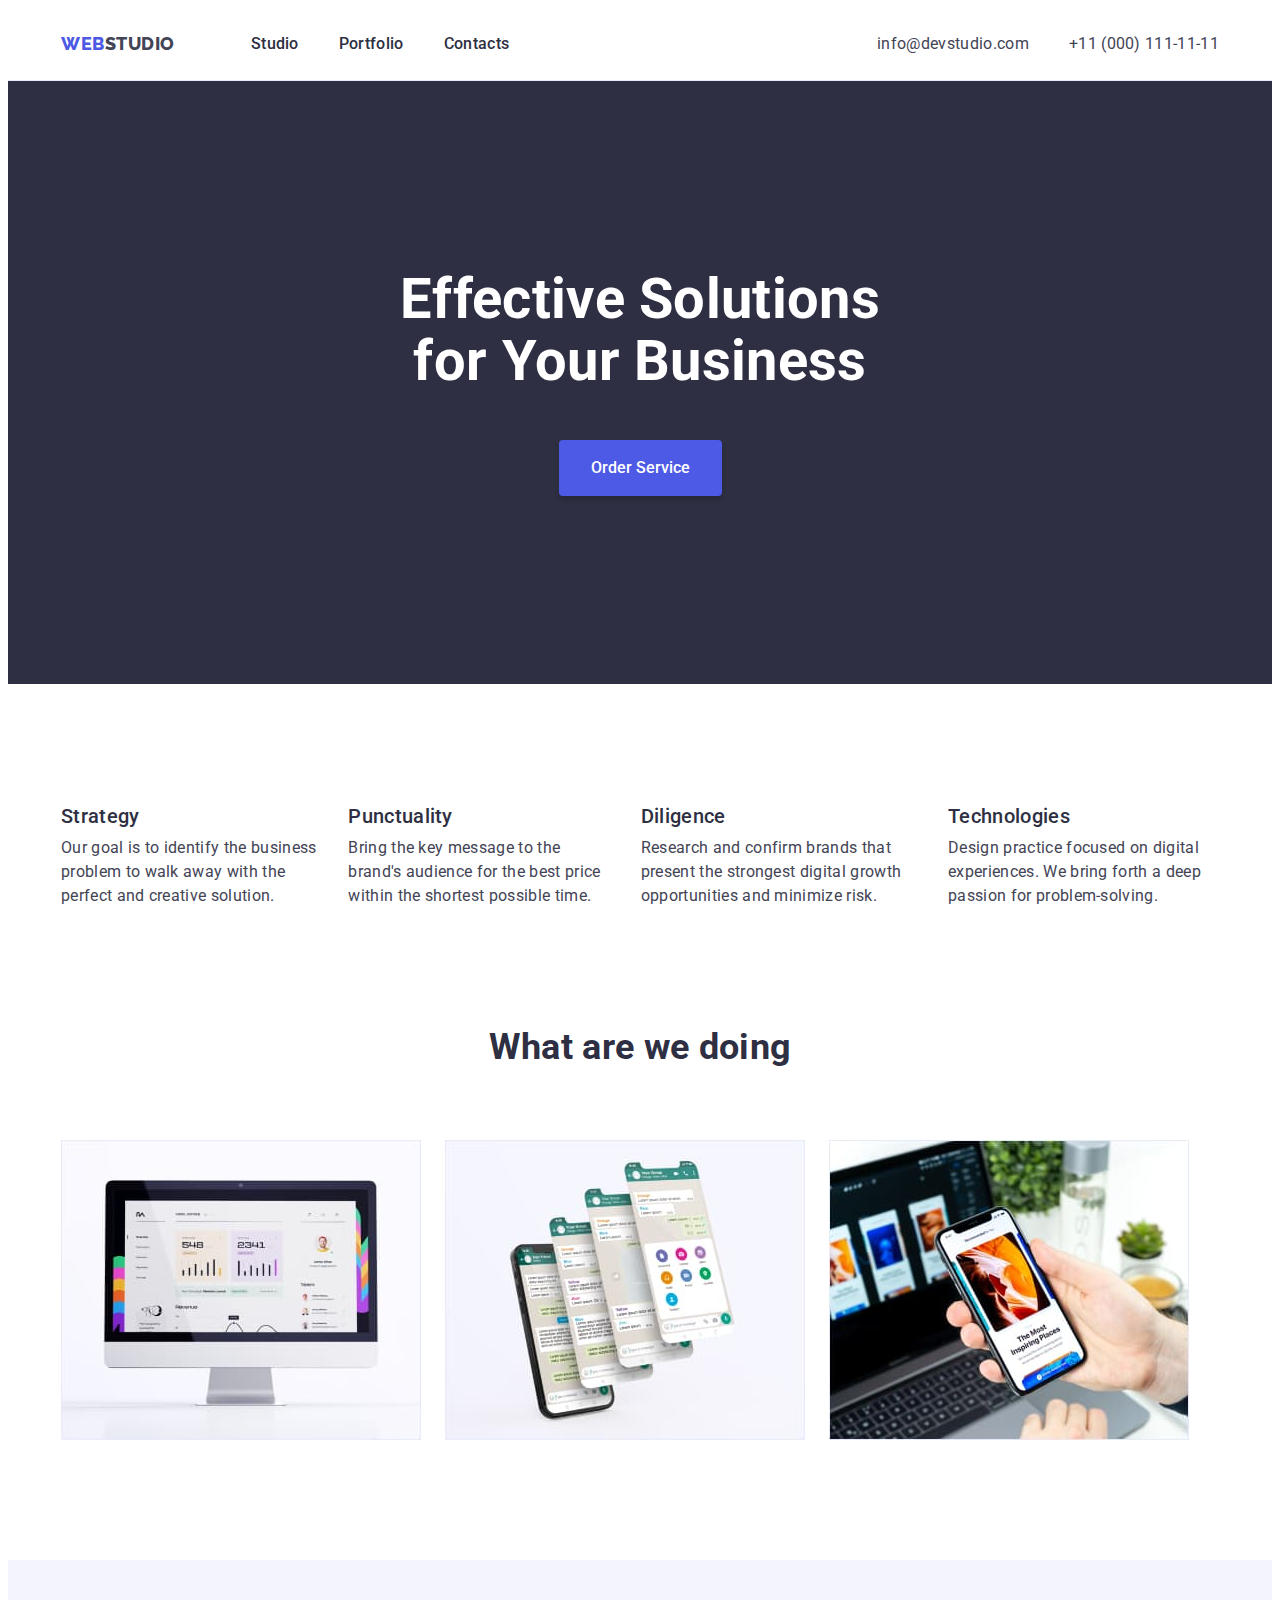
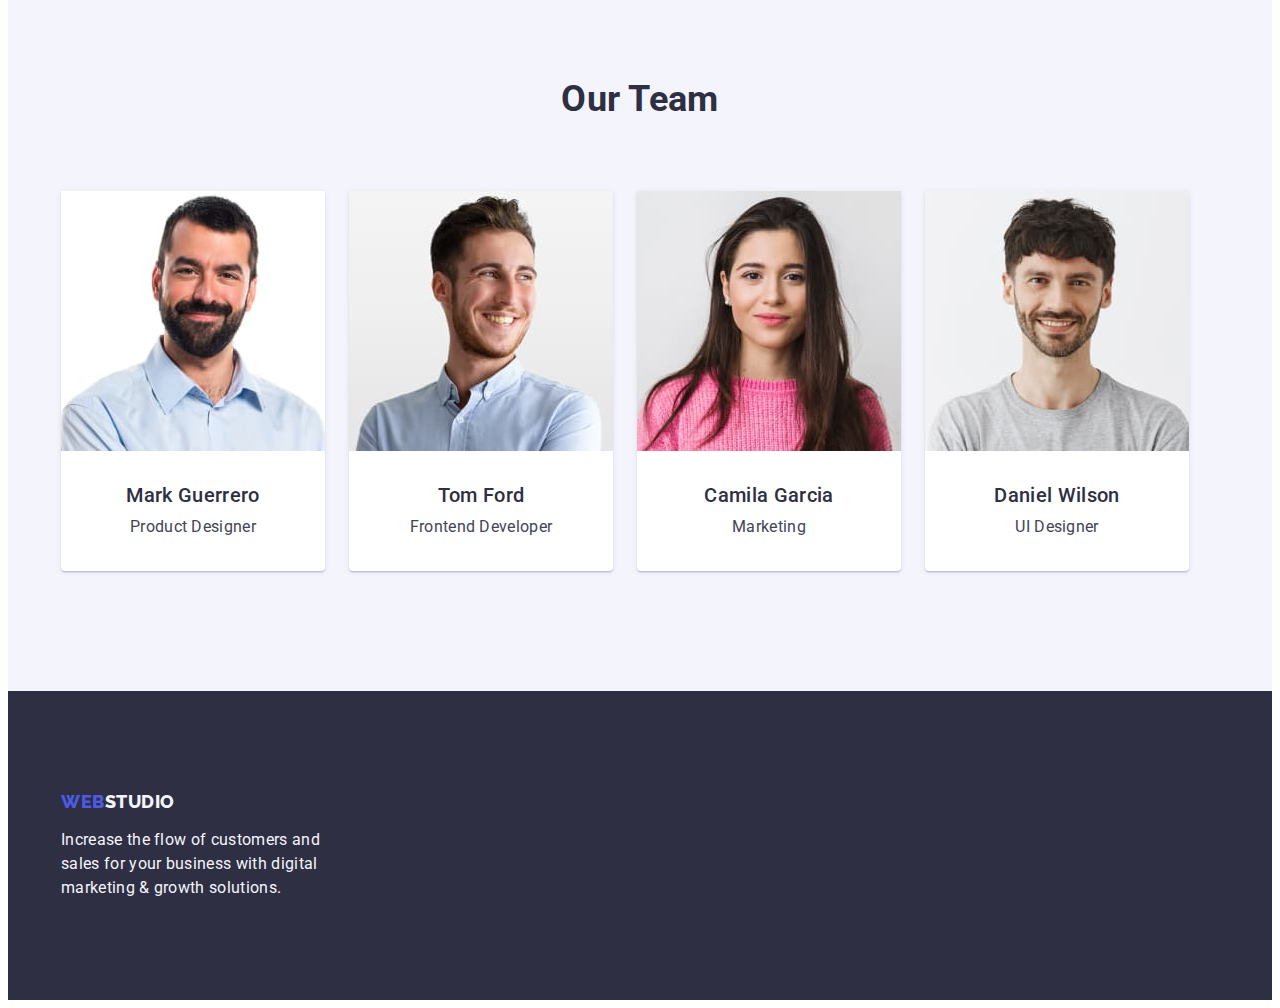
<file: index.html>
<!DOCTYPE html>
<html lang="en">
  <head>
    <meta charset="UTF-8" />
    <meta http-equiv="X-UA-Compatible" content="IE=edge" />
    <meta name="viewport" content="width=device-width, initial-scale=1.0" />
    <link
      href="https://fonts.googleapis.com/css2?family=Raleway:wght@800&family=Roboto:wght@400;500;700&display=swap"
      rel="stylesheet"
    />
    <link
      rel="stylesheet"
      href="https://cdnjs.cloudflare.com/ajax/libs/modern-normalize/1.1.0/modern-normalize.min.css"
      integrity="sha512-wpPYUAdjBVSE4KJnH1VR1HeZfpl1ub8YT/NKx4PuQ5NmX2tKuGu6U/JRp5y+Y8XG2tV+wKQpNHVUX03MfMFn9Q=="
      crossorigin="anonymous"
      referrerpolicy="no-referrer"
    />
    <link rel="stylesheet" href="./css/styles.css" />
    <title>Studio</title>
  </head>
  <body>
    <!--Top Section-->
    <header class="header-section">
      <div class="container">
        <div class="header-container">
          <div class="navigation-container">
            <nav class="navigation-tabs">
              <a href="./index.html" class="web-studio-title top-logo"
                ><span class="span-activeButton-color">WEB</span>STUDIO</a
              >
              <ul class="nav-tabs">
                <li><a href="./index.html" class="tab">Studio</a></li>
                <li><a href="./portfolio.html" class="tab">Portfolio</a></li>
                <li><a href="#" class="tab">Contacts</a></li>
              </ul>
            </nav>
          </div>
          <address class="address">
            <ul class="address-list">
              <li class="mail">
                <a href="mailto:info@devstudio.com" class="mail"
                  >info@devstudio.com</a
                >
              </li>
              <li class="phone">
                <a href="tel:+110001111111" class="phone"
                  >+11 (000) 111-11-11</a
                >
              </li>
            </ul>
          </address>
        </div>
      </div>
    </header>
    <!--Main Section-->
    <main class="main-container">
      <!--1st Section-->
      <section class="first-section">
        <div class="first-container">
          <h1 class="h1-title">Effective Solutions for Your Business</h1>
          <button type="button" class="button active-button">
            Order Service
          </button>
        </div>
      </section>
      <!--2nd Section-->
      <section class="second-section">
        <div class="container">
          <h2 class="visually-hidden">Features</h2>
          <ul class="feature-list">
            <li class="feature-item">
              <h3 class="h3-title">Strategy</h3>
              <p>
                Our goal is to identify the business problem to walk away with
                the perfect and creative solution.
              </p>
            </li>
            <li class="feature-item">
              <h3 class="h3-title">Punctuality</h3>
              <p>
                Bring the key message to the brand's audience for the best price
                within the shortest possible time.
              </p>
            </li>
            <li class="feature-item">
              <h3 class="h3-title">Diligence</h3>
              <p>
                Research and confirm brands that present the strongest digital
                growth opportunities and minimize risk.
              </p>
            </li>
            <li class="feature-item">
              <h3 class="h3-title">Technologies</h3>
              <p>
                Design practice focused on digital experiences. We bring forth a
                deep passion for problem-solving.
              </p>
            </li>
          </ul>
        </div>
      </section>
      <!-- 3d Section -->
      <section class="third-section">
        <div class="container">
          <h2 class="h2-title">What are we doing</h2>
          <ul class="work-list">
            <li class="work-item">
              <img
                src="./images/what-are-we-doing/1st-pic.jpg"
                alt="1st pic"
                width="360"
              />
            </li>
            <li class="work-item">
              <img
                src="./images/what-are-we-doing/2nd-pic.jpg"
                alt="2nd pic"
                width="360"
              />
            </li>
            <li class="work-item">
              <img
                src="./images/what-are-we-doing/3d-pic.jpg"
                alt="3d pic"
                width="360"
              />
            </li>
          </ul>
        </div>
      </section>
      <!-- 4th Section -->
      <section class="fourth-section">
        <div class="container">
          <h2 class="h2-title">Our Team</h2>
          <ul class="team-list">
            <li class="team-item">
              <img
                class="team-img"
                src="./images/our-team/1-mark-photo.jpg"
                alt="Mark Guerrero"
                width="264"
              />
              <div class="team-desc">
                <h3 class="h3-title">Mark Guerrero</h3>
                <p class="text-section">Product Designer</p>
              </div>
            </li>
            <li class="team-item">
              <img
                class="team-img"
                src="./images/our-team/2-tom-photo.jpg"
                alt="Tom Ford"
                width="264"
              />
              <div class="team-desc">
                <h3 class="h3-title">Tom Ford</h3>
                <p class="text-section">Frontend Developer</p>
              </div>
            </li>
            <li class="team-item">
              <img
                class="team-img"
                src="./images/our-team/3-camila-photo.jpg"
                alt="Camila Garcia"
                width="264"
              />
              <div class="team-desc">
                <h3 class="h3-title">Camila Garcia</h3>
                <p class="text-section">Marketing</p>
              </div>
            </li>
            <li class="team-item">
              <img
                class="team-img"
                src="./images/our-team/4-daniel-photo.jpg"
                alt="Daniel Wilson"
                width="264"
              />
              <div class="team-desc">
                <h3 class="h3-title">Daniel Wilson</h3>
                <p class="text-section">UI Designer</p>
              </div>
            </li>
          </ul>
        </div>
      </section>
    </main>
    <!--Bottom Section-->
    <footer class="footer">
      <div class="container">
        <div class="footer-content">
          <a href="./index.html" class="web-studio-title bottom-logo"
            ><span class="span-activeButton-color">WEB</span
            ><span class="studio-footer">STUDIO</span></a
          >
          <p class="footer-text">
            Increase the flow of customers and sales for your business with
            digital marketing & growth solutions.
          </p>
        </div>
      </div>
    </footer>
  </body>
</html>
</file>
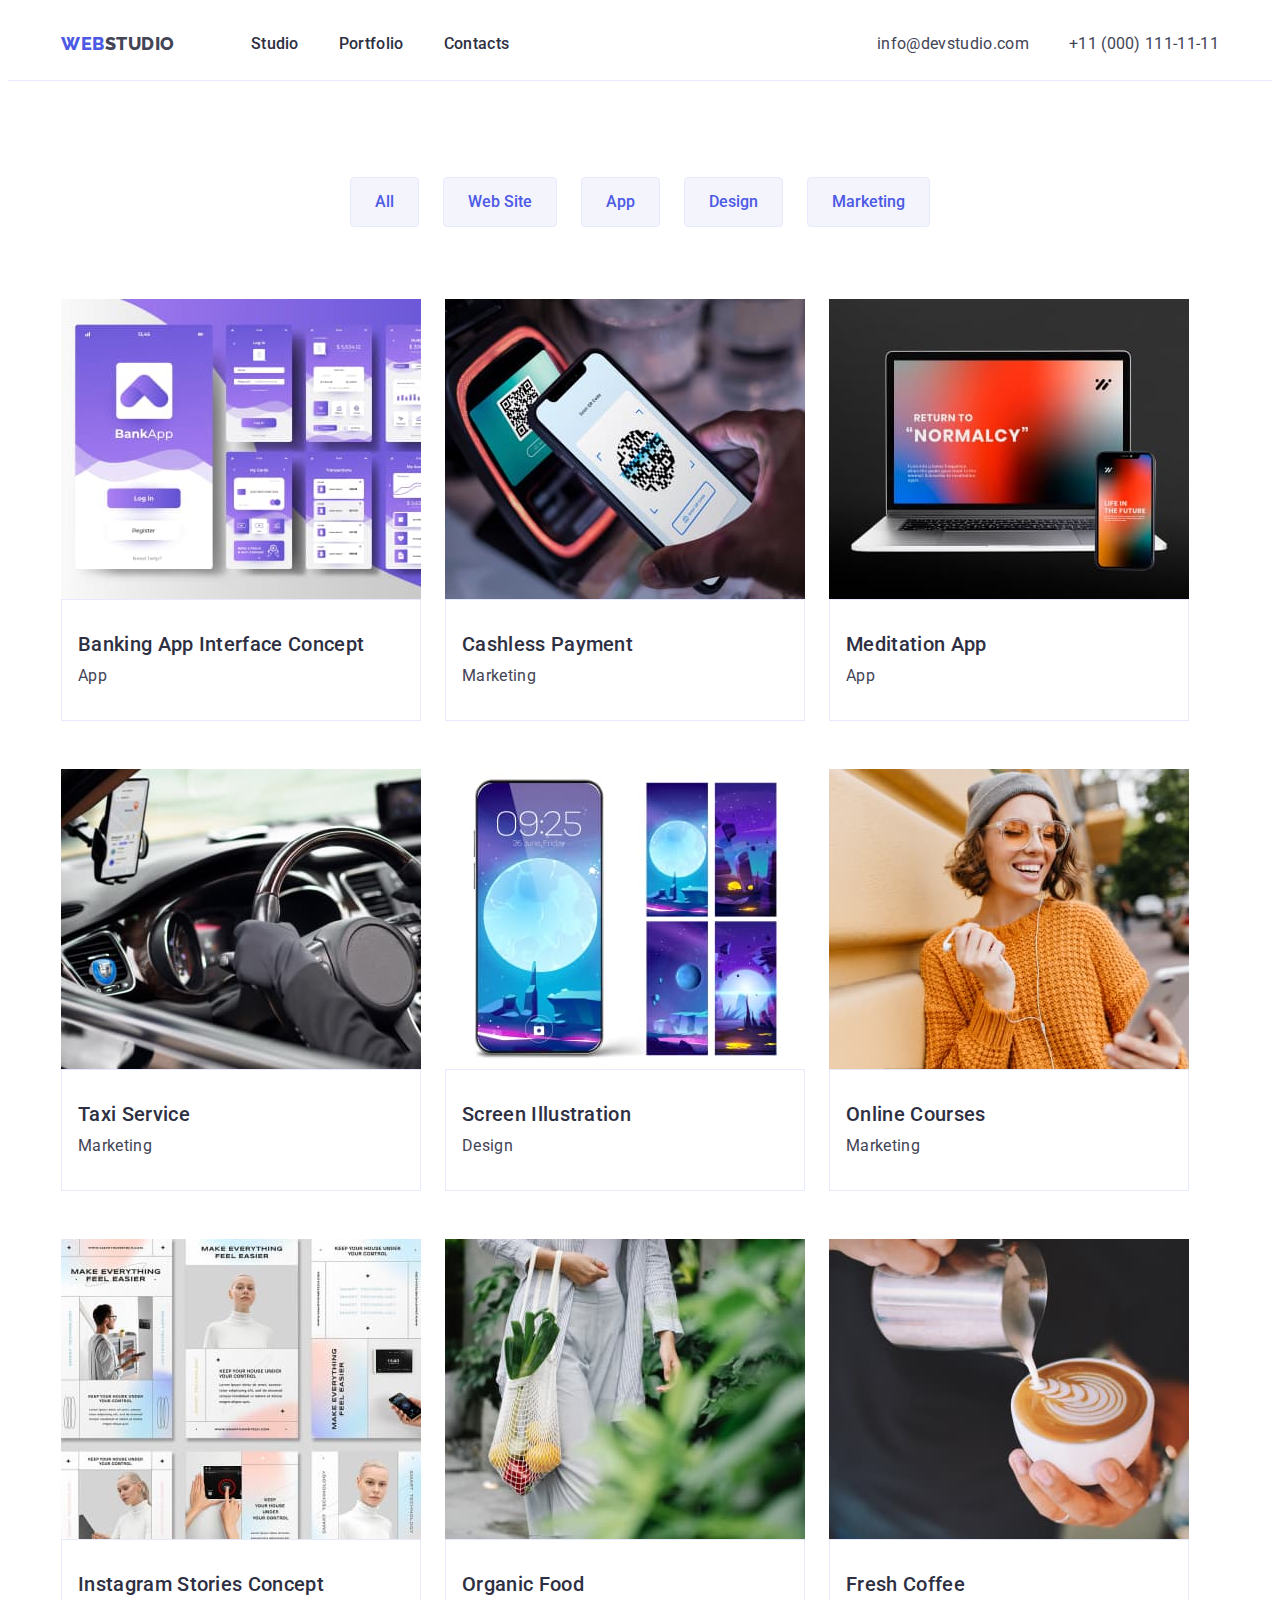
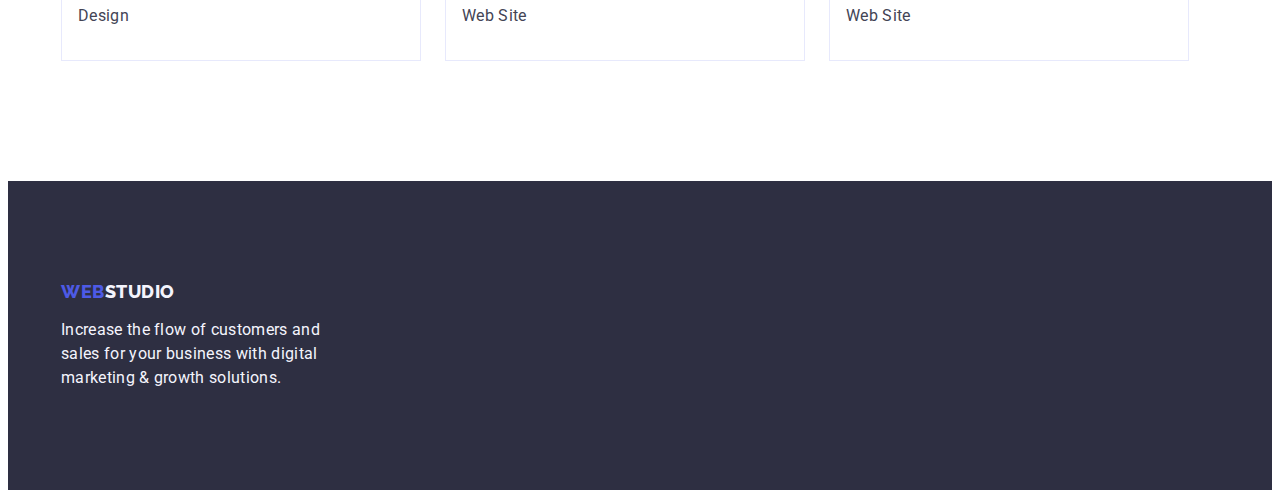
<file: portfolio.html>
<!DOCTYPE html>
<html lang="en">
  <head>
    <meta charset="UTF-8" />
    <meta http-equiv="X-UA-Compatible" content="IE=edge" />
    <meta name="viewport" content="width=device-width, initial-scale=1.0" />
    <link
      href="https://fonts.googleapis.com/css2?family=Raleway:wght@800&family=Roboto:wght@400;500;700&display=swap"
      rel="stylesheet"
    />
    <link
      rel="stylesheet"
      href="https://cdnjs.cloudflare.com/ajax/libs/modern-normalize/1.1.0/modern-normalize.min.css"
      integrity="sha512-wpPYUAdjBVSE4KJnH1VR1HeZfpl1ub8YT/NKx4PuQ5NmX2tKuGu6U/JRp5y+Y8XG2tV+wKQpNHVUX03MfMFn9Q=="
      crossorigin="anonymous"
      referrerpolicy="no-referrer"
    />
    <link rel="stylesheet" href="./css/styles.css" />
    <title>Portfolio</title>
  </head>
  <body>
    <!--Top Section-->
    <header class="header-section">
      <div class="container">
        <div class="header-container">
          <div class="navigation-container">
            <nav class="navigation-tabs">
              <a href="./index.html" class="web-studio-title top-logo"
                ><span class="span-activeButton-color">WEB</span>STUDIO</a
              >
              <ul class="nav-tabs">
                <li><a href="./index.html" class="tab">Studio</a></li>
                <li><a href="./portfolio.html" class="tab">Portfolio</a></li>
                <li><a href="#" class="tab">Contacts</a></li>
              </ul>
            </nav>
          </div>
          <address class="address">
            <ul class="address-list">
              <li class="mail">
                <a href="mailto:info@devstudio.com" class="mail"
                  >info@devstudio.com</a
                >
              </li>
              <li class="phone">
                <a href="tel:+110001111111" class="phone"
                  >+11 (000) 111-11-11</a
                >
              </li>
            </ul>
          </address>
        </div>
      </div>
    </header>
    <!--Main Section-->
    <main>
      <h1 class="visually-hidden">Portfolio Tab</h1>
      <!--Bottons Section-->
      <section class="portfolio-section">
        <div class="container">
          <ul class="buttons-list">
            <li>
              <button type="button" class="button non-active-button">
                All
              </button>
            </li>
            <li>
              <button type="button" class="button non-active-button">
                Web Site
              </button>
            </li>
            <li>
              <button type="button" class="button non-active-button">
                App
              </button>
            </li>
            <li>
              <button type="button" class="button non-active-button">
                Design
              </button>
            </li>
            <li>
              <button type="button" class="button non-active-button">
                Marketing
              </button>
            </li>
          </ul>
          <!--Pictures Section-->
          <h2 class="visually-hidden">Cards</h2>
          <ul class="pictures-list">
            <li class="portfolio-item">
              <img
                src="./images/portfolio/1-banking-app-interface-concept.jpg"
                alt="Banking App Interface Concept"
                width="360"
              />
              <div class="portfolio-desc">
                <h3 class="h3-title">Banking App Interface Concept</h3>
                <p>App</p>
              </div>
            </li>
            <li class="portfolio-item">
              <img
                src="./images/portfolio/2-cashless-payment.jpg"
                alt="Cashless Payment"
                width="360"
              />
              <div class="portfolio-desc">
                <h3 class="h3-title">Cashless Payment</h3>
                <p>Marketing</p>
              </div>
            </li>
            <li class="portfolio-item">
              <img
                src="./images/portfolio/3-meditation-app.jpg"
                alt="Meditaion App"
                width="360"
              />
              <div class="portfolio-desc">
                <h3 class="h3-title">Meditation App</h3>
                <p>App</p>
              </div>
            </li>
            <li class="portfolio-item">
              <img
                src="./images/portfolio/4-taxi-service.jpg"
                alt="Taxi Service"
                width="360"
              />
              <div class="portfolio-desc">
                <h3 class="h3-title">Taxi Service</h3>
                <p>Marketing</p>
              </div>
            </li>
            <li class="portfolio-item">
              <img
                src="./images/portfolio/5-screen-illustrations.jpg"
                alt="Screen Illustration"
                width="360"
              />
              <div class="portfolio-desc">
                <h3 class="h3-title">Screen Illustration</h3>
                <p>Design</p>
              </div>
            </li>
            <li class="portfolio-item">
              <img
                src="./images/portfolio/6-online-courses.jpg"
                alt="Online Courses"
                width="360"
              />
              <div class="portfolio-desc">
                <h3 class="h3-title">Online Courses</h3>
                <p>Marketing</p>
              </div>
            </li>
            <li class="portfolio-item">
              <img
                src="./images/portfolio/7-instagram-stories-concept.jpg"
                alt="Instagram Stories Concept"
                width="360"
              />
              <div class="portfolio-desc">
                <h3 class="h3-title">Instagram Stories Concept</h3>
                <p>Design</p>
              </div>
            </li>
            <li class="portfolio-item">
              <img
                src="./images/portfolio/8-organic-food.jpg"
                alt="Organic Food"
                width="360"
              />
              <div class="portfolio-desc">
                <h3 class="h3-title">Organic Food</h3>
                <p>Web Site</p>
              </div>
            </li>
            <li class="portfolio-item">
              <img
                src="./images/portfolio/9-fresh-coffee.jpg"
                alt="Fresh Coffee"
                width="360"
              />
              <div class="portfolio-desc">
                <h3 class="h3-title">Fresh Coffee</h3>
                <p>Web Site</p>
              </div>
            </li>
          </ul>
        </div>
      </section>
    </main>
    <!--Bottom Section-->
    <footer class="footer">
      <div class="container">
        <div class="footer-content">
          <a href="./index.html" class="web-studio-title bottom-logo"
            ><span class="span-activeButton-color">WEB</span
            ><span class="studio-footer">STUDIO</span></a
          >
          <p class="footer-text">
            Increase the flow of customers and sales for your business with
            digital marketing & growth solutions.
          </p>
        </div>
      </div>
    </footer>
  </body>
</html>
</file>
<file: css/styles.css>
/* Main text color, Background of 1st Section: #2E2F42 */
/* Additionally text color, Adress color: #434455 */
/* Third text color, Background header: #FFFFFF */
/* Fourth text color, Background of 3d Section: #F4F4FD */
/* Background of Third text color, Web-word color: #4D5AE5 */
/* Background Active Button: #404BBF */

:root {
    /* Main Title: Color */
    --h1-textButton-background: #FFFFFF;
    /* Additionaly Title: Color */
    --h2-h3-background: #2E2F42;
    /* Main Navigation, Adress: Color */
    --nav-adress-p: #434455;
    /* Span, Main Title Button Background: Color */
    --span-activeButton: #4D5AE5;
    /* Footer Studio Word, Third Section Background: Color */
    --background-studioWord-text: #F4F4FD;
    /* Non-Active Buttons Background */
    --nonActiveButtonsBackground: #E7E9FC;
    /* Active Button Portfolio Background */
    --activeButtonPortfolio: #404BBF;
}
/* ///////////////// */
/* All Page: Settings */
/* ///////////////// */
body {
    font-family: Roboto, sans-serif;
    font-size: 16px;
    line-height: 1.5;
    letter-spacing: 0.02em;
    background-color: var(--h1-textButton-background);
    color: var(--nav-adress-p);
}
h1, h2, h3, h4, h5, h6, p, ul {
    margin: 0;
}
img {
    display: block;
    max-width: 100%;
    height: auto;
}
.container {
    width: 1158px;
    margin: 0 auto;
    padding-left: 15px;
    padding-right: 15px;
}
.header-container {
    display: flex;
}
.header-section {
    border-bottom: 1px solid var(--nonActiveButtonsBackground);
}
/* //////////////////////////// */
/* WebStudio Text Link: Settings */
/* //////////////////////////// */
.top-logo {
    padding-top: 25px;
    padding-bottom: 25px;
    margin-right: 76px;
}
.web-studio-title {
    font-family: Raleway, sans-serif;
    font-weight: 800;
    font-size: 18px;
    line-height: 1.17;
    color: var(--nav-adress-p);
    letter-spacing: 0.03em;
    text-decoration: none;
}
.span-activeButton-color {
    color: var(--span-activeButton);
}
/* ///////////////////////////////////// */
/* Studio, Portfolio, Contacts: Settings */
/* ///////////////////////////////////// */
.navigation-tabs {
    display: flex;
}
.nav-tabs {
    display: flex;
    gap: 40px;
}
.tab {
    display: block;
    font-weight: 500;
    color: var(--h2-h3-background);
    text-decoration: none;
    padding-top: 24px;
    padding-bottom: 24px;
}
.tab:hover, .tab:focus {
    color: var(--activeButtonPortfolio);
}
/* ///////////////////// */
/* Mail, Phone: Settings */
/* ///////////////////// */
.mail, .phone {
    font-style: normal;
    color: var(--nav-adress-p);
    text-decoration: none;
    padding-top: 24px;
    padding-bottom: 24px;
}
.mail:hover, .mail:focus,
.phone:hover, .phone:focus {
    color: var(--activeButtonPortfolio);
}
.address-list {
    display: flex;
    gap: 40px;
}
.address {
    margin-left: auto;
}
/* /////////////////////*/
/* 1st Section Settings */
/* //////////////////// */
.first-section {
    background-color: var(--h2-h3-background);
    padding-top: 188px;
    padding-bottom: 188px;
}
.first-container {
    width: 1158px;
    margin: 0 auto;
    text-align: center;
    width: 496px;
}
.h1-title {
    font-weight: 700;
    font-size: 56px;
    line-height: 1.1;
    text-align: center;
    color: var(--h1-textButton-background);

    margin: 0px auto 48px auto;
}
.button {
    /* Button Settings */
    display: inline-block;
    font-family: Roboto, sans-serif;
    font-weight: 500;
    font-size: 16px;
    line-height: 1.5;
    cursor: pointer;
}
.active-button {
    /* Active Button Text, Style Settings */
    color: var(--h1-textButton-background);
    background-color: var(--span-activeButton);
    text-decoration: none;

    box-shadow: 0px 4px 4px rgba(0, 0, 0, 0.15);
    border-radius: 4px;
    border: none;
    margin: auto auto 0px auto;

    padding: 16px 32px;
}
.active-button:hover,
.active-button:focus {
    /* Active Hover, Focus Button Settings */
    color: var(--h1-textButton-background);
    background-color: var(--activeButtonPortfolio);
}
.active-button-portfolio {
    /* Active Button Portfolio Settings */
    color: var(--h1-textButton-background);
    background-color: var(--activeButtonPortfolio);
}
.active-button-portfolio:hover, .active-button-portfolio:focus {
    /* Active Button Portfolio Focus, Hover Settings */
    color: var(--span-activeButton);
    background-color: var(--nonActiveButtonsBackground);
}
.non-active-button {
    /* Non-Active Button Settings */
    color: var(--span-activeButton);
    background-color: var(--background-studioWord-text);
    padding: 12px 24px;
    border: 1px solid var(--nonActiveButtonsBackground);
    border-radius: 4px;
}
.non-active-button:hover, .non-active-button:focus {
    /* Non-Active Hover, Focus Settings */
    color: var(--h1-textButton-background);
    background-color: var(--span-activeButton);
    box-shadow: 0px 3px 1px rgba(0, 0, 0, 0.1), 
    0px 2px 1px rgba(0, 0, 0, 0.08), 
    0px 2px 2px rgba(0, 0, 0, 0.12);
    border-color: transparent;
}
/* ////////////////////////// */
/* 2nd Sections: Settings */
/* ////////////////////////// */
.second-section {
    padding-top: 120px;
    padding-bottom: 120px;
}
.feature-list {
    display: flex;
    gap: 24px;
}
.h2-title {
    font-weight: 700;
    font-size: 36px;
    line-height: 1.1;
    text-align: center;
    color: var(--h2-h3-background);
    margin-bottom: 72px;
}
.h3-title {
    font-weight: 500;
    font-size: 20px;
    line-height: 1.2;
    color: var(--h2-h3-background);
    margin-bottom: 8px;
}
ul {
    list-style: none;
    margin: 0;
    padding: 0;
}
/* //////////////////// */
/* 3d Section: Settings */
/* //////////////////// */
.third-section {
    padding-bottom: 120px;
}
.work-list {
    display: flex;
}
.work-item {
    margin-right: 24px;
}
/* //////////////////////// */
/* Fourth Section: Settings */
/* //////////////////////// */
.fourth-section {
    background-color: var(--background-studioWord-text);
    padding-top: 120px;
    padding-bottom: 120px;
}
.team-list {
    display: flex;
    gap: 24px;
}
.team-item {
    background-color: var(--h1-textButton-background);
    text-align: center;
    border-radius: 0px 0px 4px 4px;
    box-shadow: 0px 1px 6px rgba(46, 47, 66, 0.08), 
    0px 1px 1px rgba(46, 47, 66, 0.16), 
    0px 2px 1px rgba(46, 47, 66, 0.08);
}
.team-desc {
    padding-top: 32px;
    padding-bottom: 32px;
}
/* ///////// */
/* Portfolio */
/* ///////// */
.portfolio-section {
    padding-top: 96px;
    padding-bottom: 120px;
}
.buttons-list {
    display: flex;
    justify-content: center;
    gap: 24px;
    margin-bottom: 72px;
}
.portfolio-desc {
    padding-top: 32px;
    padding-bottom: 32px;
    padding-left: 16px;
    border: 1px solid var(--nonActiveButtonsBackground);
}
.pictures-list {
    display: flex;
    flex-wrap: wrap;
}
.portfolio-item {
    width: ((100%-48px)/3);
}
.portfolio-item:not(:nth-child(3n)) {
    margin-right: 24px;
}
.portfolio-item:not(:nth-last-child(-n+3)) {
    margin-bottom: 48px;
}
/* //////////////////////// */
/* Bottom Section: Settings */
/* //////////////////////// */
.footer {
    background-color: var(--h2-h3-background);
    padding-top: 100px;
    padding-bottom: 100px;
}
.footer-content {
     width: 264px;
}
.footer .studio-footer, .footer-text {
    color: var(--background-studioWord-text);
}
.bottom-logo {
    display: block;
    margin-bottom: 16px;
}
.visually-hidden {
    position: absolute;
    width: 1px;
    height: 1px;
    margin: -1px;
    border: 0;
    padding: 0;
    white-space: nowrap;
    clip-path: inset(100%);
    clip: rect(0 0 0 0);
    overflow: hidden;
}
</file>
